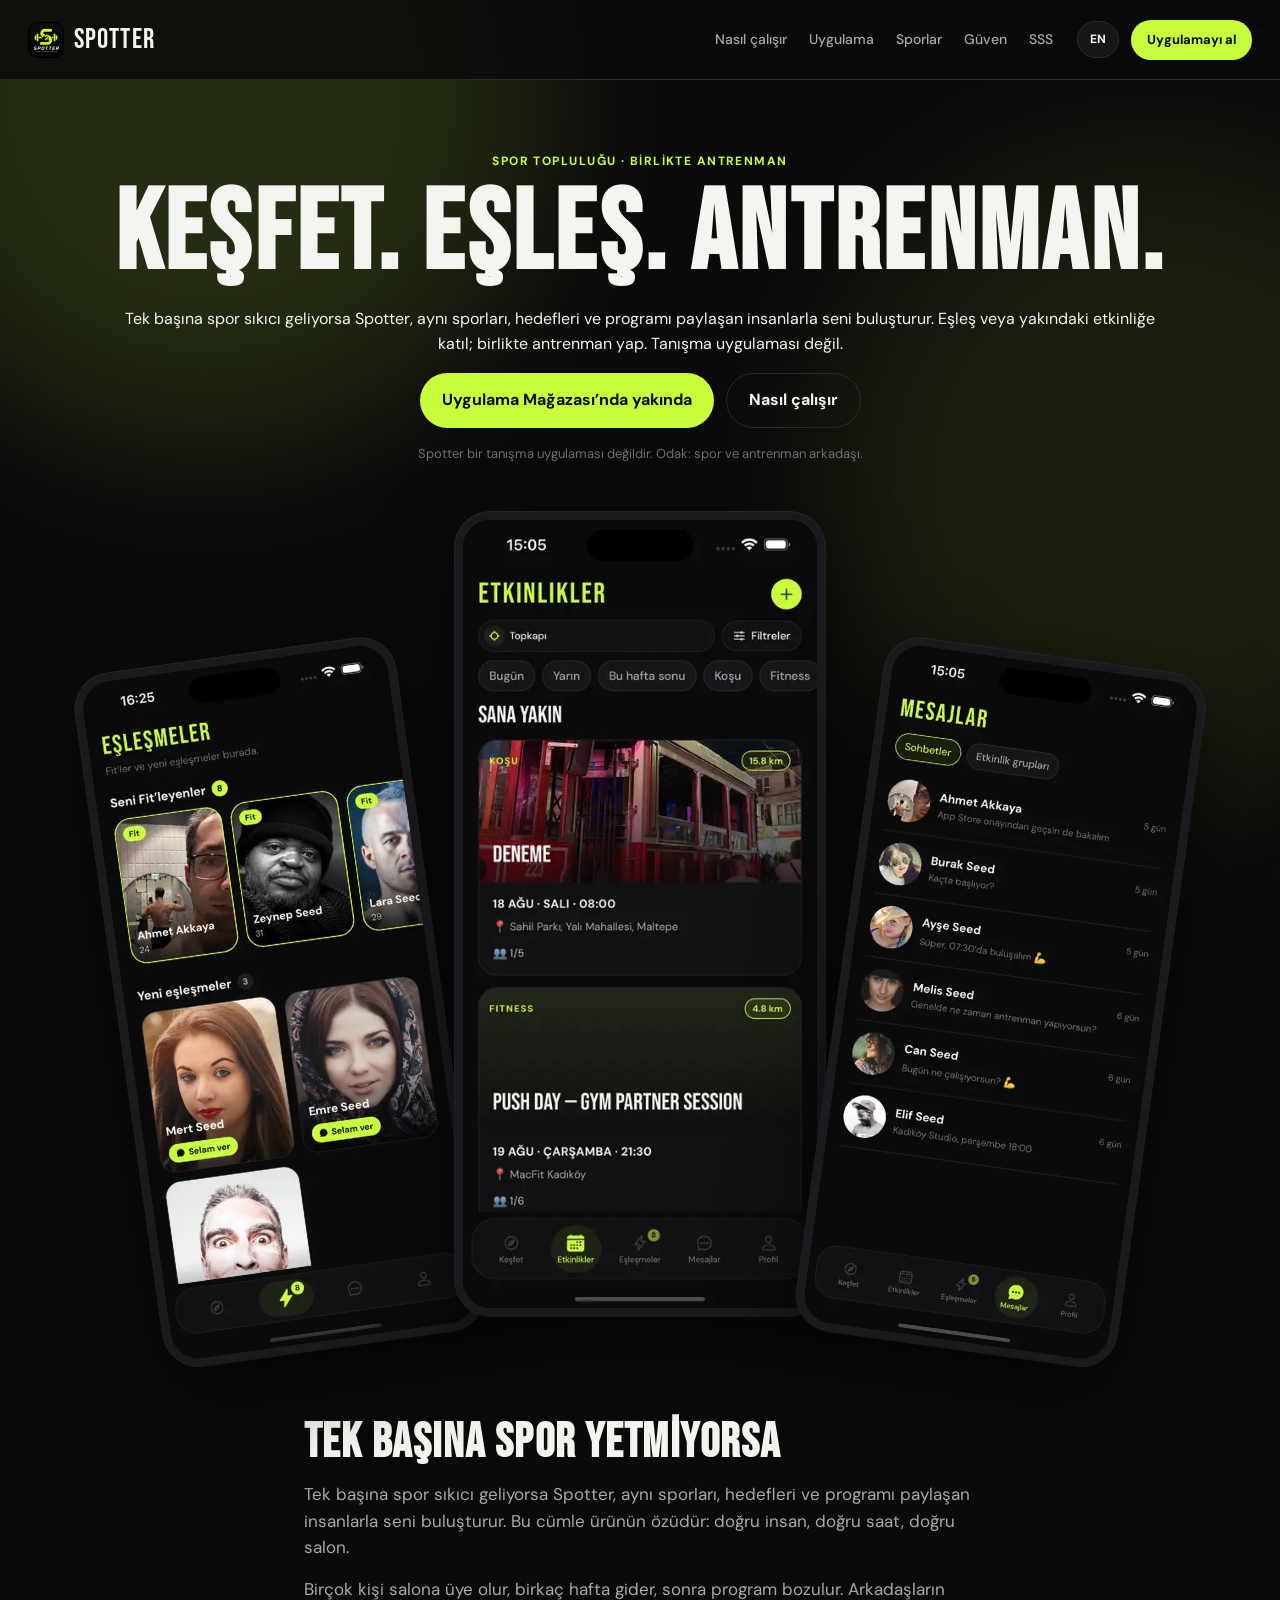
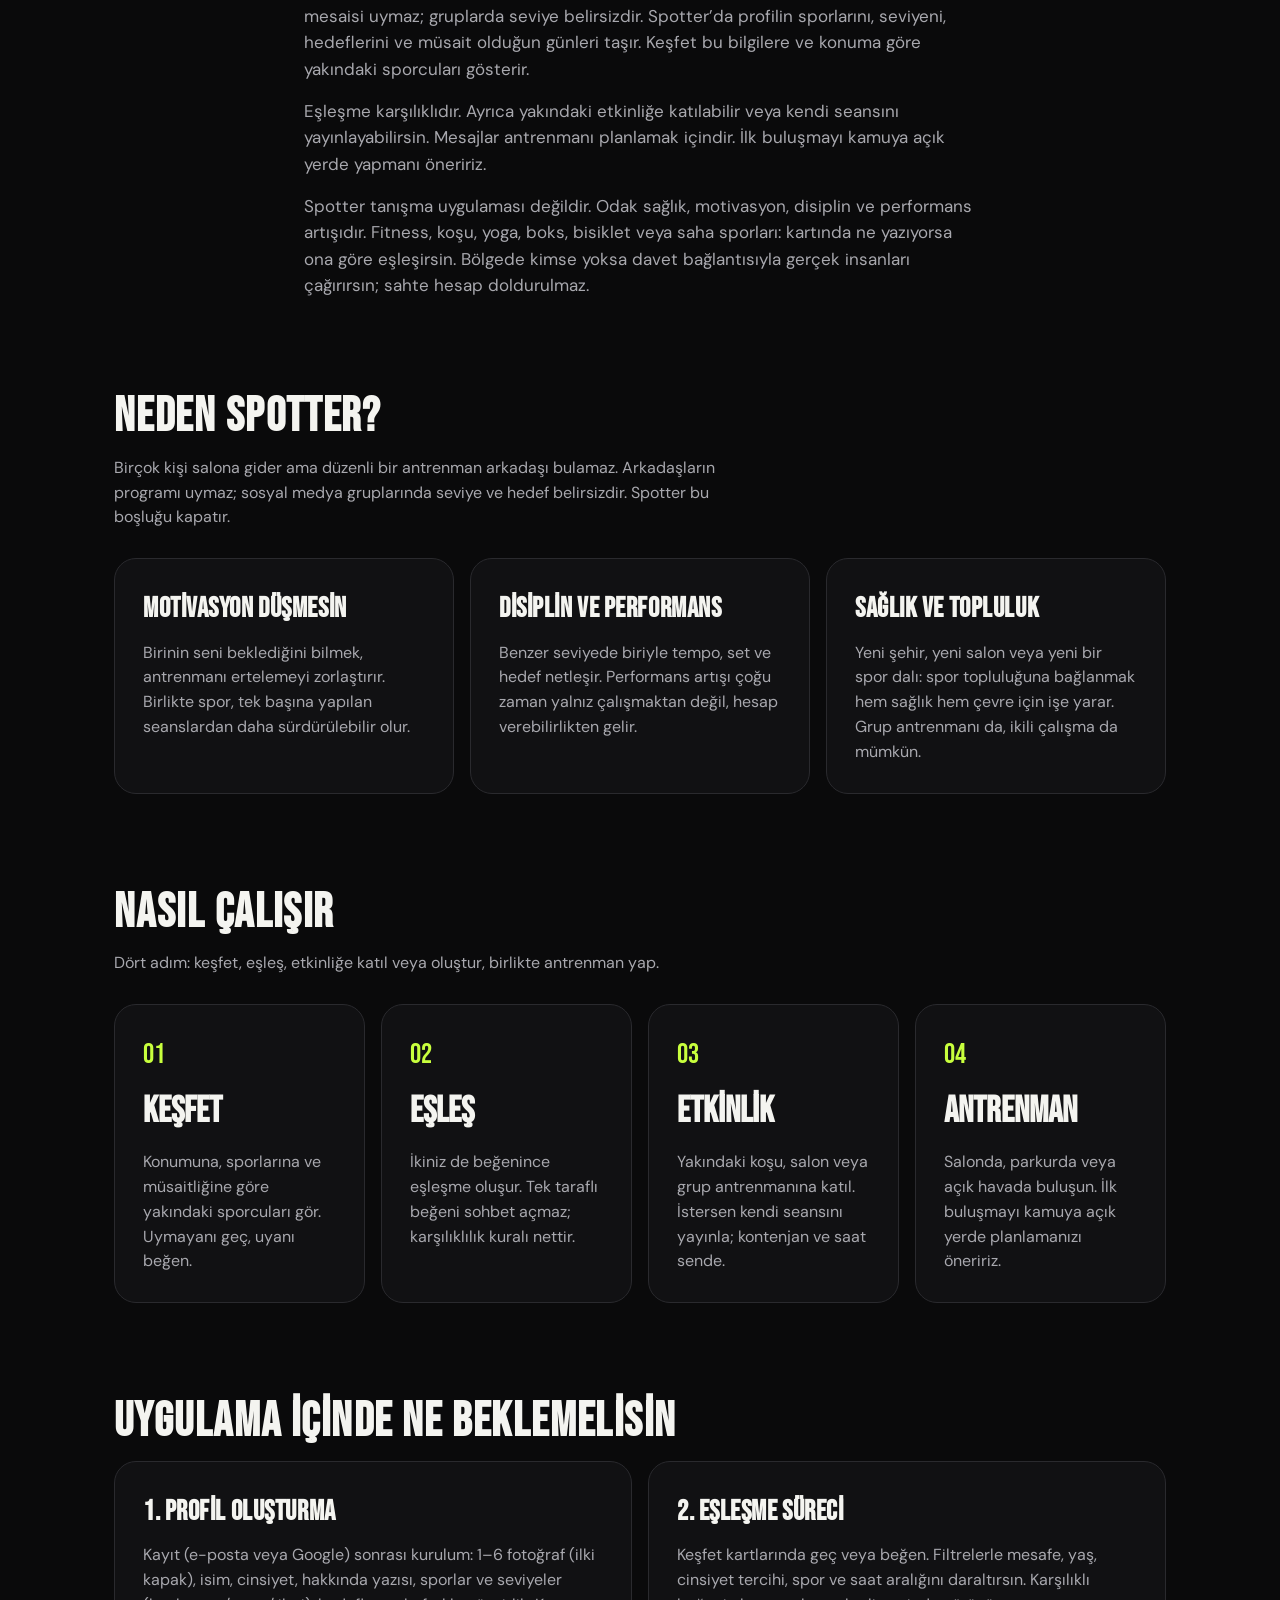
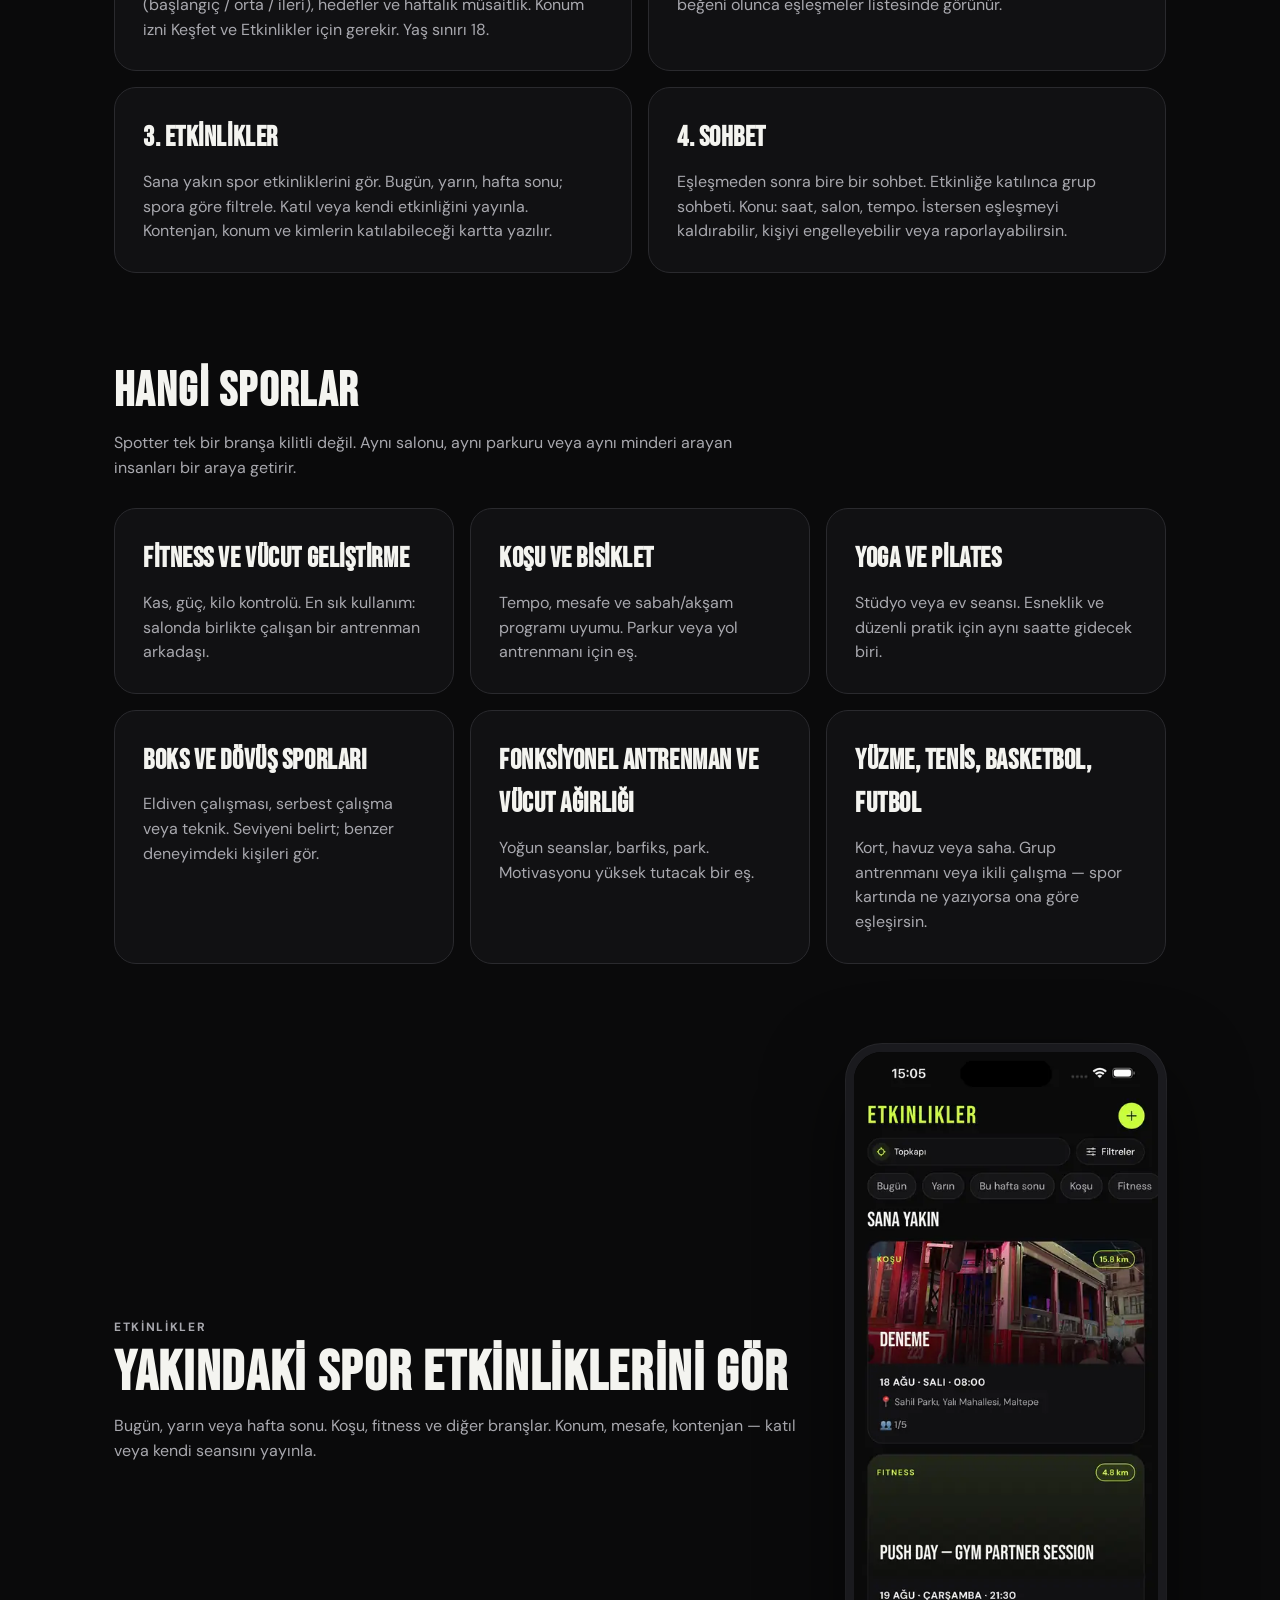
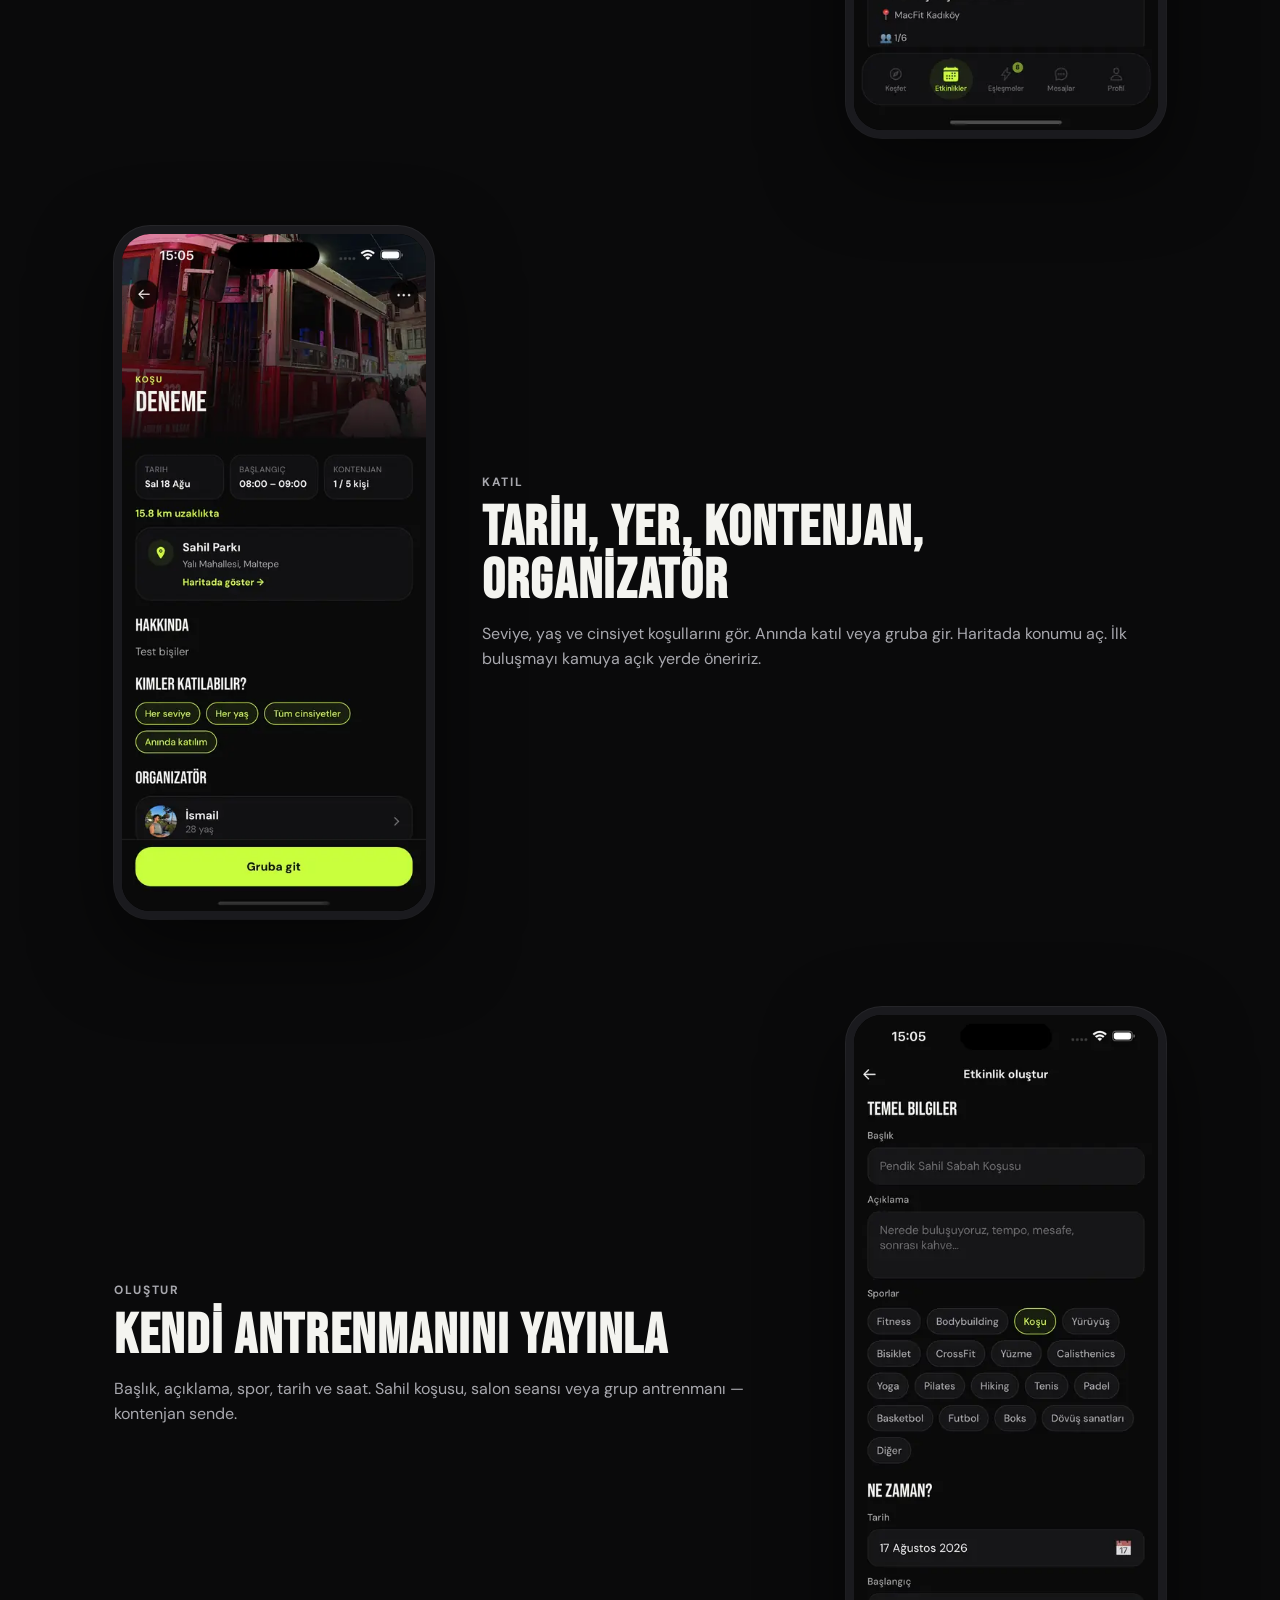
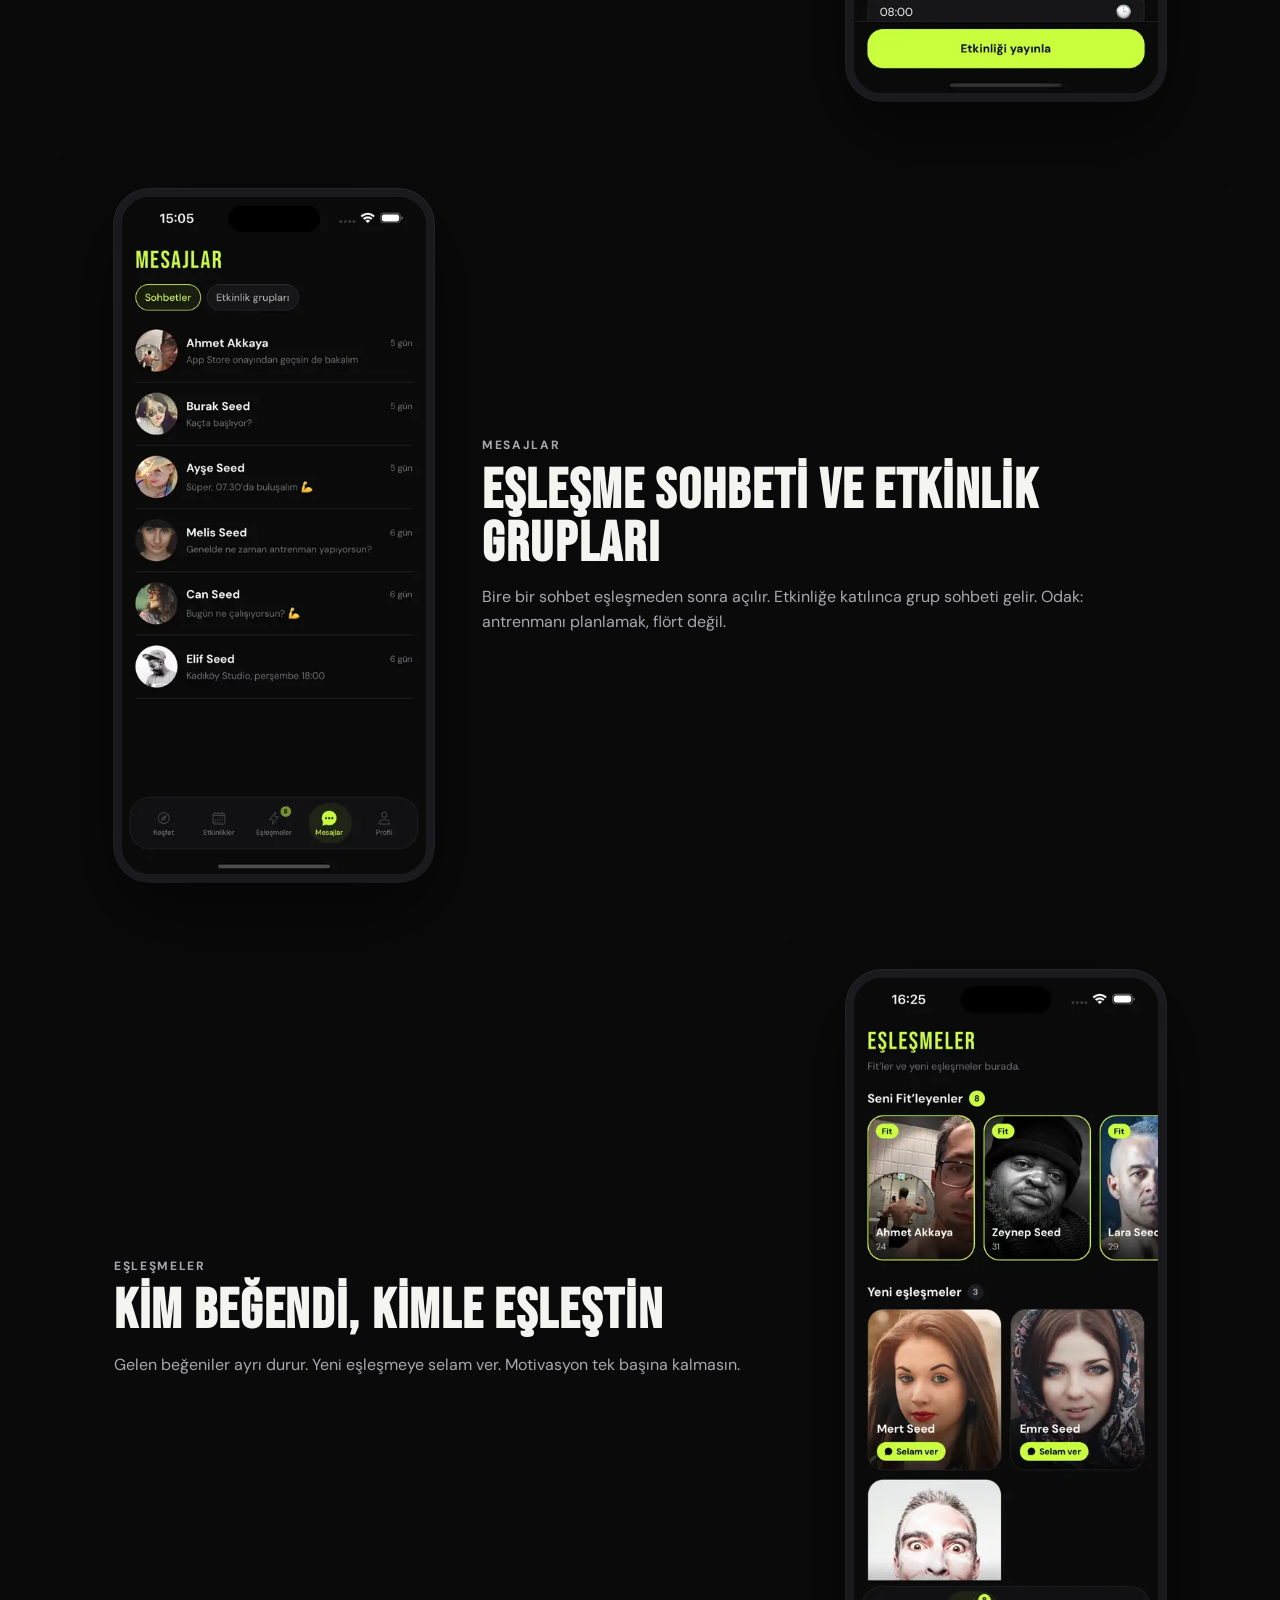
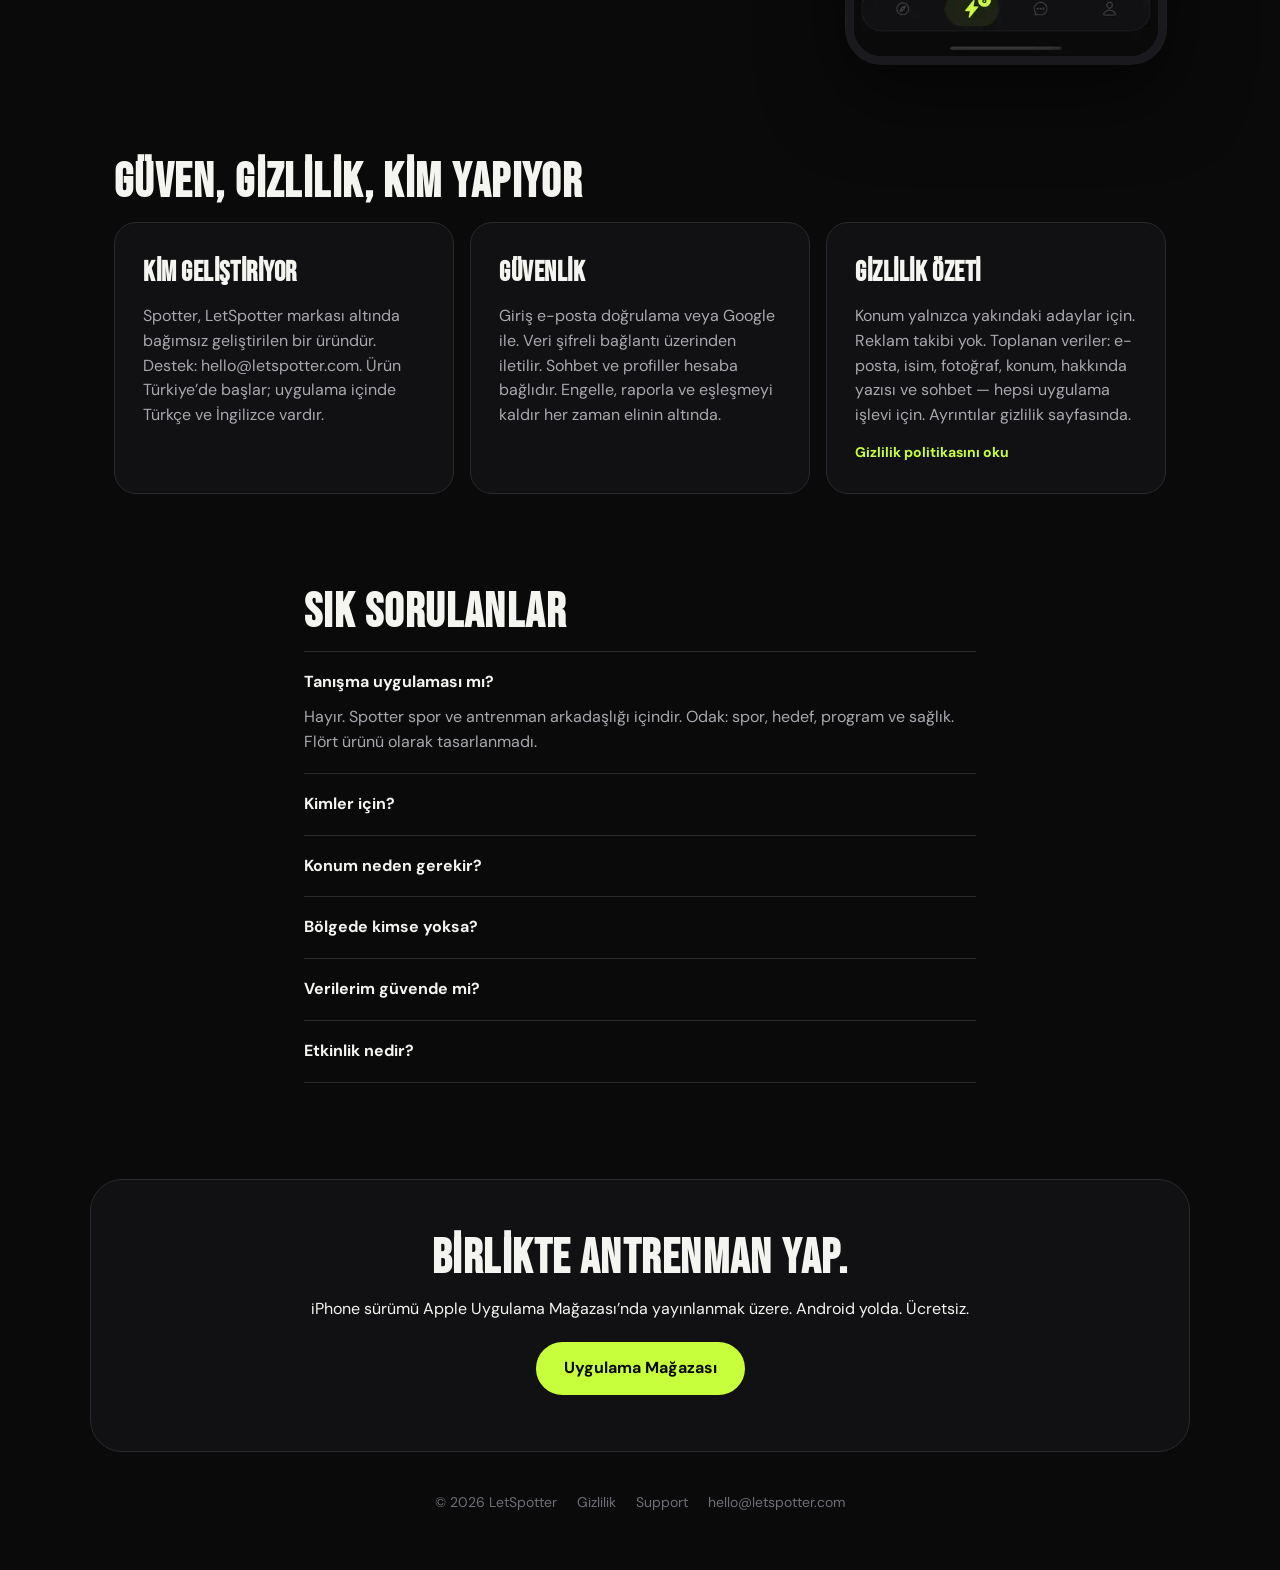
<file: index.html>
<!DOCTYPE html>
<html lang="tr">
 
<head>
  <meta charset="UTF-8" />
  <meta name="viewport" content="width=device-width, initial-scale=1" />
  <title>Spotter Uygulaması: Yakınında Antrenman Arkadaşı Bul</title>
  <meta name="description"
    content="Yakınındaki sporcularla eşleş veya etkinliğe katıl. Antrenman arkadaşı bul, grup sohbeti aç, birlikte spor yap. Spotter tanışma uygulaması değil." />
  <link rel="icon" href="assets/favicon.ico" sizes="any" />
  <link rel="icon" type="image/png" sizes="16x16" href="assets/favicon-16.png" />
  <link rel="icon" type="image/png" sizes="32x32" href="assets/favicon-32.png" />
  <link rel="icon" type="image/png" sizes="48x48" href="assets/favicon-48.png" />
  <link rel="apple-touch-icon" sizes="180x180" href="assets/apple-touch-icon.png" />
  <link rel="manifest" href="site.webmanifest" />
  <link rel="canonical" href="https://letspotter.com/" />
  <meta property="og:type" content="website" />
  <meta property="og:site_name" content="Spotter" />
  <meta property="og:locale" content="tr_TR" />
  <meta property="og:locale:alternate" content="en_US" />
  <meta property="og:url" content="https://letspotter.com/" />
  <meta property="og:title" content="Spotter Uygulaması: Yakınında Antrenman Arkadaşı Bul" />
  <meta property="og:description"
    content="Yakınındaki sporcularla eşleş veya etkinliğe katıl. Antrenman arkadaşı bul, grup sohbeti aç, birlikte spor yap. Spotter tanışma uygulaması değil." />
  <meta property="og:image" content="https://letspotter.com/assets/og.jpg" />
  <meta property="og:image:alt" content="Spotter etkinlikler ekranı" />
  <meta name="twitter:card" content="summary_large_image" />
  <meta name="twitter:title" content="Spotter Uygulaması: Yakınında Antrenman Arkadaşı Bul" />
  <meta name="twitter:description"
    content="Yakınındaki sporcularla eşleş veya etkinliğe katıl. Antrenman arkadaşı bul, grup sohbeti aç, birlikte spor yap. Spotter tanışma uygulaması değil." />
  <meta name="twitter:image" content="https://letspotter.com/assets/og.jpg" />
  <meta name="twitter:image:alt" content="Spotter etkinlikler ekranı" />
  <link rel="preload" as="image" type="image/webp" href="assets/events-430.webp" fetchpriority="high" />
  <link rel="preload" href="styles.css" as="style" />
  <link rel="preconnect" href="https://fonts.googleapis.com" />
  <link rel="preconnect" href="https://fonts.gstatic.com" crossorigin />
  <link
    href="https://fonts.googleapis.com/css2?family=Bebas+Neue&family=DM+Sans:wght@400;700&display=optional"
    rel="stylesheet"
  />
  <style>
    html { background: #0a0a0b; }
    body { margin: 0; background: #0a0a0b; color: #f4f4f0; }
    .nav { min-height: 72px; }
    .phone { aspect-ratio: 430 / 932; background: #000; }
    h1 {
      font-family: "Bebas Neue", "Arial Narrow", Impact, sans-serif;
      font-size: clamp(56px, 10vw, 112px);
      line-height: 0.95;
      margin: 12px 0 18px;
    }
  </style>
  <link rel="stylesheet" href="styles.css" />
  <script>
    (function () {
      var l = localStorage.getItem("spotter-lang");
      if (l === "en" || l === "tr") document.documentElement.lang = l;
    })();
  </script>
  <script src="i18n.js" defer></script>
  <script type="application/ld+json" id="schema-graph">
      {
        "@context": "https://schema.org",
        "@graph": [
          {
            "@type": "Organization",
            "@id": "https://letspotter.com/#org",
            "name": "LetSpotter",
            "url": "https://letspotter.com",
            "email": "hello@letspotter.com",
            "logo": "https://letspotter.com/assets/icon-192.png"
          },
          {
            "@type": "WebSite",
            "@id": "https://letspotter.com/#website",
            "url": "https://letspotter.com/",
            "name": "Spotter",
            "inLanguage": ["tr", "en"],
            "publisher": { "@id": "https://letspotter.com/#org" }
          },
          {
            "@type": "WebPage",
            "@id": "https://letspotter.com/#webpage",
            "url": "https://letspotter.com/",
            "name": "Spotter Uygulaması: Yakınında Antrenman Arkadaşı Bul",
            "description": "Yakınındaki sporcularla eşleş, spor ve programına uygun antrenman arkadaşı bul. Birlikte spor yap, motivasyonunu koru. Spotter tanışma uygulaması değil.",
            "inLanguage": "tr",
            "isPartOf": { "@id": "https://letspotter.com/#website" },
            "about": { "@id": "https://letspotter.com/#app" }
          },
          {
            "@type": "MobileApplication",
            "@id": "https://letspotter.com/#app",
            "name": "Spotter",
            "alternateName": "Spotter Fitness",
            "operatingSystem": "iOS",
            "applicationCategory": "HealthApplication",
            "applicationSubCategory": "SocialNetworkingApplication",
            "offers": {
              "@type": "Offer",
              "price": "0",
              "priceCurrency": "USD"
            },
            "inLanguage": ["tr", "en"],
            "description": "Yakınındaki sporcularla spor, hedef ve programa göre eşleş; antrenman arkadaşı bul ve birlikte spor yap.",
            "url": "https://letspotter.com",
            "image": "https://letspotter.com/assets/icon-192.png",
            "screenshot": [
              "https://letspotter.com/assets/events-860.webp",
              "https://letspotter.com/assets/event-detail-860.webp",
              "https://letspotter.com/assets/messages-860.webp",
              "https://letspotter.com/assets/matches-860.webp"
            ],
            "featureList": [
              "Yakındaki sporcuları keşfet",
              "Spor, hedef ve program eşleşmesi",
              "Yakındaki spor etkinliklerine katıl veya oluştur",
              "Etkinlik grup sohbeti",
              "Karşılıklı beğeniden sonra sohbet"
            ],
            "publisher": { "@id": "https://letspotter.com/#org" }
          },
          {
            "@type": "FAQPage",
            "@id": "https://letspotter.com/#faq",
            "inLanguage": "tr",
            "mainEntity": [
              {
                "@type": "Question",
                "name": "Tanışma uygulaması mı?",
                "acceptedAnswer": {
                  "@type": "Answer",
                  "text": "Hayır. Spotter spor ve antrenman arkadaşlığı içindir. Odak: spor, hedef, program ve sağlık."
                }
              },
              {
                "@type": "Question",
                "name": "Kimler için?",
                "acceptedAnswer": {
                  "@type": "Answer",
                  "text": "18 yaşını doldurmuş, aktif spor yapan veya spora başlamak isteyen yetişkinler."
                }
              },
              {
                "@type": "Question",
                "name": "Konum neden gerekir?",
                "acceptedAnswer": {
                  "@type": "Answer",
                  "text": "Keşfet yakındaki adayları gösterir; birlikte antrenman fiziksel yakınlık ister. Konum reklam için kullanılmaz."
                }
              },
              {
                "@type": "Question",
                "name": "Bölgede kimse yoksa?",
                "acceptedAnswer": {
                  "@type": "Answer",
                  "text": "Davet bağlantısıyla arkadaşlarını çağırabilirsin. Yoğunluk gerçek kullanıcılardan gelir."
                }
              },
              {
                "@type": "Question",
                "name": "Verilerim güvende mi?",
                "acceptedAnswer": {
                  "@type": "Answer",
                  "text": "Hesap, profil ve sohbet verisi uygulama sunucularında tutulur. Üçüncü taraf reklam ağı yok."
                }
              }
            ]
          }
        ]
      }
    </script>
</head>

<body>
  <div class="glow glow-a" aria-hidden="true"></div>
  <div class="glow glow-b" aria-hidden="true"></div>

  <header class="nav">
    <a class="brand" href="#top">
      <img src="assets/logo-72.png" alt="Spotter" width="36" height="36" />
      <span>SPOTTER</span>
    </a>
    <nav>
      <a href="#how" data-i="nav.how">Nasıl çalışır</a>
      <a href="#app" data-i="nav.app">Uygulama</a>
      <a href="#sports" data-i="nav.sports">Sporlar</a>
      <a href="#trust" data-i="nav.trust">Güven</a>
      <a href="#faq" data-i="nav.faq">SSS</a>
    </nav>
    <div class="nav-end">
      <button class="lang" type="button" id="lang-toggle" data-i-aria="lang.aria" aria-label="Dil">
        EN
      </button>
      <a class="btn btn-sm" href="#download" data-i="nav.cta">Uygulamayı al</a>
    </div>
  </header>

  <main id="top">
    <section class="hero">
      <p class="eyebrow" data-i="hero.eyebrow">Fitness topluluğu · sosyal spor</p>
      <h1 data-i="hero.title">Keşfet. Eşleş. Antrenman yap.</h1>
      <p class="lede" data-i="hero.lede">
        Tek başına spor sıkıcı geliyorsa Spotter, aynı sporları, hedefleri ve
        programı paylaşan insanlarla seni buluşturur. Eşleş veya yakındaki
        etkinliğe katıl; birlikte antrenman yap. Tanışma uygulaması değil.
      </p>
      <div class="hero-actions">
        <a class="btn" href="#download" data-i="hero.cta">App Store’da yakında</a>
        <a class="btn btn-ghost" href="#how" data-i="hero.secondary">Nasıl çalışır</a>
      </div>
      <p class="not-dating" data-i="hero.notDating">
        Spotter bir dating uygulaması değildir. Odak: fitness ve antrenman partneri.
      </p>

      <div class="phones">
        <figure class="phone phone-left">
          <img
            src="assets/matches-430.webp"
            srcset="assets/matches-430.webp 430w, assets/matches-860.webp 860w"
            sizes="(max-width: 860px) 0px, 280px"
            alt=""
            width="430"
            height="932"
            loading="lazy"
            decoding="async"
          />
        </figure>
        <figure class="phone phone-center">
          <img
            src="assets/events-430.webp"
            srcset="assets/events-430.webp 430w, assets/events-860.webp 860w"
            sizes="(max-width: 860px) 280px, 360px"
            alt=""
            width="430"
            height="932"
            fetchpriority="high"
            decoding="async"
          />
        </figure>
        <figure class="phone phone-right">
          <img
            src="assets/messages-430.webp"
            srcset="assets/messages-430.webp 430w, assets/messages-860.webp 860w"
            sizes="(max-width: 860px) 0px, 280px"
            alt=""
            width="430"
            height="932"
            loading="lazy"
            decoding="async"
          />
        </figure>
      </div>
    </section>

    <section class="story" id="about">
      <h2 data-i="story.title">Tek başına spor yetmiyorsa</h2>
      <p data-i="story.p1">
        Tek başına spor sıkıcı geliyorsa Spotter, aynı sporları, hedefleri ve
        programı paylaşan insanlarla seni buluşturur. Bu cümle ürünün özüdür:
        doğru insan, doğru saat, doğru salon.
      </p>
      <p data-i="story.p2">
        Birçok kişi salona üye olur, birkaç hafta gider, sonra program bozulur.
        Arkadaşların mesaisi uymaz; gruplarda seviye belirsizdir. Spotter’da
        profilin sporlarını, seviyeni, hedeflerini ve müsait olduğun günleri
        taşır. Keşfet bu bilgilere ve konuma göre yakındaki sporcuları gösterir.
      </p>
      <p data-i="story.p3">
        Eşleşme karşılıklıdır. Birini beğenirsin; o da seni beğenirse sohbet
        açılır. Mesajlar antrenmanı planlamak içindir: nerede, kaçta, hangi
        tempo. İlk buluşmayı kamuya açık bir yerde yapmanı öneririz. İstemezsen
        eşleşmeyi kaldırabilir, kişiyi engelleyebilir veya raporlayabilirsin.
      </p>
      <p data-i="story.p4">
        Spotter tanışma uygulaması değildir. Odak sağlık, motivasyon, disiplin
        ve performans artışıdır. Fitness, koşu, yoga, boks, bisiklet veya saha
        sporları: kartında ne yazıyorsa ona göre eşleşirsin. Bölgede kimse yoksa
        davet bağlantısıyla gerçek insanları çağırırsın; sahte hesap doldurulmaz.
      </p>
    </section>

    <section class="problem">
      <h2 data-i="problem.title">Neden Spotter?</h2>
      <p class="section-lede" data-i="problem.lede">
        Birçok kişi salona gider ama düzenli bir partner bulamaz. Arkadaşların
        programı uymaz; sosyal medya gruplarında seviye ve hedef belirsizdir.
        Spotter bu boşluğu kapatır.
      </p>
      <div class="card-grid">
        <article>
          <h3 data-i="problem.p1.title">Motivasyon düşmesin</h3>
          <p data-i="problem.p1.body">
            Birinin seni beklediğini bilmek, antrenmanı ertelemeyi zorlaştırır.
            Sosyal spor, tek başına yapılan seanslardan daha sürdürülebilir
            olur.
          </p>
        </article>
        <article>
          <h3 data-i="problem.p2.title">Disiplin ve performans</h3>
          <p data-i="problem.p2.body">
            Benzer seviyede bir partnerle tempo, set ve hedef netleşir.
            Performans artışı çoğu zaman yalnız çalışmaktan değil, hesap
            verebilirlikten gelir.
          </p>
        </article>
        <article>
          <h3 data-i="problem.p3.title">Sağlık ve topluluk</h3>
          <p data-i="problem.p3.body">
            Yeni şehir, yeni salon veya yeni bir spor dalı: fitness
            topluluğuna bağlanmak, hem sağlık hem sosyal çevre için işe yarar.
            Grup antrenmanı da, ikili çalışma da mümkün.
          </p>
        </article>
      </div>
    </section>

    <section class="steps" id="how">
      <h2 data-i="how.title">Nasıl çalışır</h2>
      <p class="section-lede" data-i="how.lede">
        Dört adım: keşfet, eşleş, etkinliğe katıl veya oluştur, birlikte antrenman yap.
      </p>
      <div class="step-grid">
        <article>
          <span>01</span>
          <h3 data-i="how.find.title">Keşfet</h3>
          <p data-i="how.find.body">
            Konumuna, sporlarına ve müsaitliğine göre yakındaki sporcuları gör. Uymayanı geç, uyanı beğen.
          </p>
        </article>
        <article>
          <span>02</span>
          <h3 data-i="how.match.title">Eşleş</h3>
          <p data-i="how.match.body">
            İkiniz de beğenince eşleşme oluşur. Tek taraflı beğeni sohbet açmaz.
          </p>
        </article>
        <article>
          <span>03</span>
          <h3 data-i="how.events.title">Etkinlik</h3>
          <p data-i="how.events.body">
            Yakındaki koşu, salon veya grup antrenmanına katıl ya da kendin oluştur.
          </p>
        </article>
        <article>
          <span>04</span>
          <h3 data-i="how.train.title">Antrenman</h3>
          <p data-i="how.train.body">
            Salonda, parkurda veya açık havada buluşun. İlk buluşmayı kamuya açık yerde planlayın.
          </p>
        </article>
      </div>
    </section>

    <section class="journey" id="journey">
      <h2 data-i="journey.title">Uygulama içinde ne beklemelisin</h2>
      <div class="journey-grid">
        <article>
          <h3 data-i="journey.profile.title">1. Profil oluşturma</h3>
          <p data-i="journey.profile.body">
            Kayıt (e-posta veya Google) sonrası onboarding: 1–6 fotoğraf
            (ilki kapak), isim, cinsiyet, bio, sporlar ve seviyeler
            (başlangıç / orta / ileri), hedefler ve haftalık müsaitlik.
            Konum izni Keşfet için gerekir. Yaş sınırı 18.
          </p>
        </article>
        <article>
          <h3 data-i="journey.match.title">2. Eşleşme süreci</h3>
          <p data-i="journey.match.body">
            Keşfet kartlarında Pass veya Fit. Filtrelerle mesafe, yaş,
            cinsiyet tercihi, spor ve saat aralığını daraltırsın. Biri seni
            Fit’lediğinde bildirim alırsın. Karşılıklı Fit olunca eşleşmeler
            listesinde görünür; henüz yazılmamış yeni eşleşmelere selam
            verebilirsin.
          </p>
        </article>
        <article>
          <h3 data-i="journey.events.title">3. Etkinlikler</h3>
          <p data-i="journey.events.body">
            Yakındaki spor etkinliklerini gör, filtrele, katıl veya kendi koşunu / salon seansını yayınla. Kontenjan, tarih, konum ve kimlerin katılabileceği net.
          </p>
        </article>
        <article>
          <h3 data-i="journey.chat.title">4. Sohbet</h3>
          <p data-i="journey.chat.body">
            Eşleşmeden sonra bire bir sohbet; etkinliğe katılınca grup sohbeti. Konu: saat, salon, tempo. İstersen eşleşmeyi kaldır, kişiyi engelle veya raporla.
          </p>
        </article>
      </div>
    </section>

    <section class="sports" id="sports">
      <h2 data-i="sports.title">Hangi sporlar</h2>
      <p class="section-lede" data-i="sports.lede">
        Spotter tek bir branşa kilitli değil. Aynı salonu, aynı parkuru veya
        aynı minderi arayan insanları bir araya getirir.
      </p>
      <div class="sport-grid">
        <article>
          <h3 data-i="sports.fitness.title">Fitness &amp; vücut geliştirme</h3>
          <p data-i="sports.fitness.body">
            Kas, güç, kilo kontrolü. Spotter’ın klasik kullanımı: salonda
            birlikte çalışan bir partner.
          </p>
        </article>
        <article>
          <h3 data-i="sports.running.title">Koşu &amp; bisiklet</h3>
          <p data-i="sports.running.body">
            Tempo, mesafe ve sabah/akşam programı uyumu. Parkur veya yol
            antrenmanı için eş.
          </p>
        </article>
        <article>
          <h3 data-i="sports.yoga.title">Yoga &amp; pilates</h3>
          <p data-i="sports.yoga.body">
            Stüdyo veya ev seansı. Esneklik ve düzenli pratik için aynı
            saatte gidecek biri.
          </p>
        </article>
        <article>
          <h3 data-i="sports.combat.title">Boks &amp; dövüş sporları</h3>
          <p data-i="sports.combat.body">
            Pad work, sparring veya teknik. Seviyeni belirt; benzer
            deneyimdeki partnerleri gör.
          </p>
        </article>
        <article>
          <h3 data-i="sports.func.title">CrossFit &amp; calisthenics</h3>
          <p data-i="sports.func.body">
            WOD, barfiks, park. Yoğun seanslarda motivasyonu yüksek tutacak
            bir eş.
          </p>
        </article>
        <article>
          <h3 data-i="sports.team.title">Yüzme, tenis, basket, futbol</h3>
          <p data-i="sports.team.body">
            Kort, havuz veya saha. Grup antrenmanı veya ikili çalışma — spor
            kartında ne yazıyorsa ona göre eşleşirsin.
          </p>
        </article>
      </div>
    </section>

    <section class="features" id="app">
      <div class="feature">
        <div class="feature-copy">
          <p class="kicker" data-i="f1.kicker">Etkinlikler</p>
          <h2 data-i="f1.title">Yakındaki spor etkinliklerini gör</h2>
          <p data-i="f1.body">
            Bugün, yarın veya hafta sonu. Koşu, fitness ve diğer branşlar.
            Konum, mesafe, kontenjan — katıl veya kendi seansını yayınla.
          </p>
        </div>
        <figure class="phone">
          <img
            src="assets/events-430.webp"
            srcset="assets/events-430.webp 430w, assets/events-860.webp 860w"
            sizes="(max-width: 860px) 280px, 320px"
            data-i-alt="alt.events"
            alt="Spotter etkinlikler ekranı"
            width="430"
            height="932"
            loading="lazy"
            decoding="async"
          />
        </figure>
      </div>

      <div class="feature feature-flip">
        <div class="feature-copy">
          <p class="kicker" data-i="f2.kicker">Katıl</p>
          <h2 data-i="f2.title">Tarih, yer, kontenjan, organizatör</h2>
          <p data-i="f2.body">
            Seviye, yaş ve cinsiyet koşullarını gör. Anında katıl veya gruba
            gir. Haritada konumu aç. İlk buluşmayı kamuya açık yerde öneririz.
          </p>
        </div>
        <figure class="phone">
          <img
            src="assets/event-detail-430.webp"
            srcset="assets/event-detail-430.webp 430w, assets/event-detail-860.webp 860w"
            sizes="(max-width: 860px) 280px, 320px"
            data-i-alt="alt.eventDetail"
            alt="Spotter etkinlik detayı"
            width="430"
            height="932"
            loading="lazy"
            decoding="async"
          />
        </figure>
      </div>

      <div class="feature">
        <div class="feature-copy">
          <p class="kicker" data-i="f3.kicker">Oluştur</p>
          <h2 data-i="f3.title">Kendi antrenmanını yayınla</h2>
          <p data-i="f3.body">
            Başlık, açıklama, spor, tarih ve saat. Sahil koşusu, salon seansı
            veya grup antrenmanı — kontenjan sende.
          </p>
        </div>
        <figure class="phone">
          <img
            src="assets/event-create-430.webp"
            srcset="assets/event-create-430.webp 430w, assets/event-create-860.webp 860w"
            sizes="(max-width: 860px) 280px, 320px"
            data-i-alt="alt.eventCreate"
            alt="Spotter etkinlik oluşturma"
            width="430"
            height="932"
            loading="lazy"
            decoding="async"
          />
        </figure>
      </div>

      <div class="feature feature-flip">
        <div class="feature-copy">
          <p class="kicker" data-i="f4.kicker">Mesajlar</p>
          <h2 data-i="f4.title">Eşleşme sohbeti ve etkinlik grupları</h2>
          <p data-i="f4.body">
            Bire bir sohbet eşleşmeden sonra açılır. Etkinliğe katılınca grup
            sohbeti gelir. Odak: antrenmanı planlamak.
          </p>
        </div>
        <figure class="phone">
          <img
            src="assets/messages-430.webp"
            srcset="assets/messages-430.webp 430w, assets/messages-860.webp 860w"
            sizes="(max-width: 860px) 280px, 320px"
            data-i-alt="alt.messages"
            alt="Spotter mesajlar ekranı"
            width="430"
            height="932"
            loading="lazy"
            decoding="async"
          />
        </figure>
      </div>

      <div class="feature">
        <div class="feature-copy">
          <p class="kicker" data-i="f5.kicker">Eşleşmeler</p>
          <h2 data-i="f5.title">Kim beğendi, kimle eşleştin</h2>
          <p data-i="f5.body">
            Gelen beğeniler ayrı durur. Yeni eşleşmeye selam ver. Motivasyon
            tek başına kalmasın.
          </p>
        </div>
        <figure class="phone">
          <img
            src="assets/matches-430.webp"
            srcset="assets/matches-430.webp 430w, assets/matches-860.webp 860w"
            sizes="(max-width: 860px) 280px, 320px"
            data-i-alt="alt.matches"
            alt="Spotter eşleşmeler ekranı"
            width="430"
            height="932"
            loading="lazy"
            decoding="async"
          />
        </figure>
      </div>
    </section>

    <section class="trust" id="trust">
      <h2 data-i="trust.title">Güven, gizlilik, kim yapıyor</h2>
      <div class="card-grid">
        <article>
          <h3 data-i="trust.team.title">Kim geliştiriyor</h3>
          <p data-i="trust.team.body">
            Spotter, LetSpotter markası altında bağımsız geliştirilen bir
            üründür (bundle: com.letspotter.app). Destek:
            hello@letspotter.com. Ürün Türkiye’de başlar; dil olarak Türkçe ve
            İngilizce sunulur.
          </p>
        </article>
        <article>
          <h3 data-i="trust.sec.title">Güvenlik</h3>
          <p data-i="trust.sec.body">
            Giriş e-posta doğrulama veya Google ile. Veri HTTPS üzerinden
            iletilir. Sohbet ve profiller hesaba bağlıdır. Engelle, raporla ve
            eşleşmeyi kaldır her zaman elinin altında.
          </p>
        </article>
        <article>
          <h3 data-i="trust.priv.title">Gizlilik özeti</h3>
          <p data-i="trust.priv.body">
            Konum yalnızca yakındaki adaylar için. Reklam takibi yok. Toplanan
            veriler: e-posta, isim, fotoğraf, konum, bio ve sohbet — hepsi
            uygulama işlevi için. Ayrıntılar gizlilik sayfasında.
          </p>
          <a class="text-link" href="privacy.html" data-i="trust.priv.link">Gizlilik politikasını oku</a>
        </article>
      </div>
    </section>

    <section class="faq" id="faq">
      <h2 data-i="faq.title">Sık sorulanlar</h2>
      <details open>
        <summary data-i="faq.q1">Dating uygulaması mı?</summary>
        <p data-i="faq.a1">
          Hayır. Spotter fitness ve antrenman arkadaşlığı içindir. Odak: spor,
          hedef, program ve sağlık. Flört ürünü olarak tasarlanmadı.
        </p>
      </details>
      <details>
        <summary data-i="faq.q2">Kimler için?</summary>
        <p data-i="faq.a2">
          18 yaşını doldurmuş, aktif spor yapan veya spora başlamak isteyen
          yetişkinler. Başlangıç seviyesinden ileri seviyeye kadar profiller
          seviyesini belirtir.
        </p>
      </details>
      <details>
        <summary data-i="faq.q3">Konum neden gerekir?</summary>
        <p data-i="faq.a3">
          Keşfet yakındaki adayları gösterir; birlikte antrenman fiziksel
          yakınlık ister. Konum reklam için kullanılmaz. İzni reddedersen
          Keşfet çalışmaz.
        </p>
      </details>
      <details>
        <summary data-i="faq.q4">Bölgede kimse yoksa?</summary>
        <p data-i="faq.a4">
          Davet bağlantısıyla arkadaşlarını çağırabilirsin. Yoğunluk gerçek
          kullanıcılardan gelir; sahte hesap doldurulmaz.
        </p>
      </details>
      <details>
        <summary data-i="faq.q5">Verilerim güvende mi?</summary>
        <p data-i="faq.a5">
          Hesap, profil ve sohbet verisi uygulama altyapısında (Supabase)
          tutulur. Üçüncü taraf reklam ağı yok. Ayrıntı için gizlilik
          politikasına bak.
        </p>
      </details>
      <details>
        <summary data-i="faq.q6">Etkinlik nedir?</summary>
        <p data-i="faq.a6">
          Yakındaki spor seansları: katıl veya kendin oluştur. Koşu, salon,
          grup antrenmanı. Katılınca grup sohbeti açılır.
        </p>
      </details>
    </section>

    <section class="download" id="download">
      <h2 data-i="dl.title">Birlikte antrenman yap.</h2>
      <p data-i="dl.body">
        iOS sürümü App Store’da yayınlanmak üzere. Android yolda. Ücretsiz.
      </p>
      <a class="store" href="https://apps.apple.com" rel="noopener noreferrer" data-i="dl.store">
        App Store
      </a>
    </section>
  </main>

  <footer>
    <span data-i="footer.copy">© 2026 LetSpotter</span>
    <a href="privacy.html" data-i="footer.privacy">Gizlilik</a>
    <a href="support.html">Support</a>
    <a href="mailto:hello@letspotter.com">hello@letspotter.com</a>
  </footer>
</body>

</html>
</file>
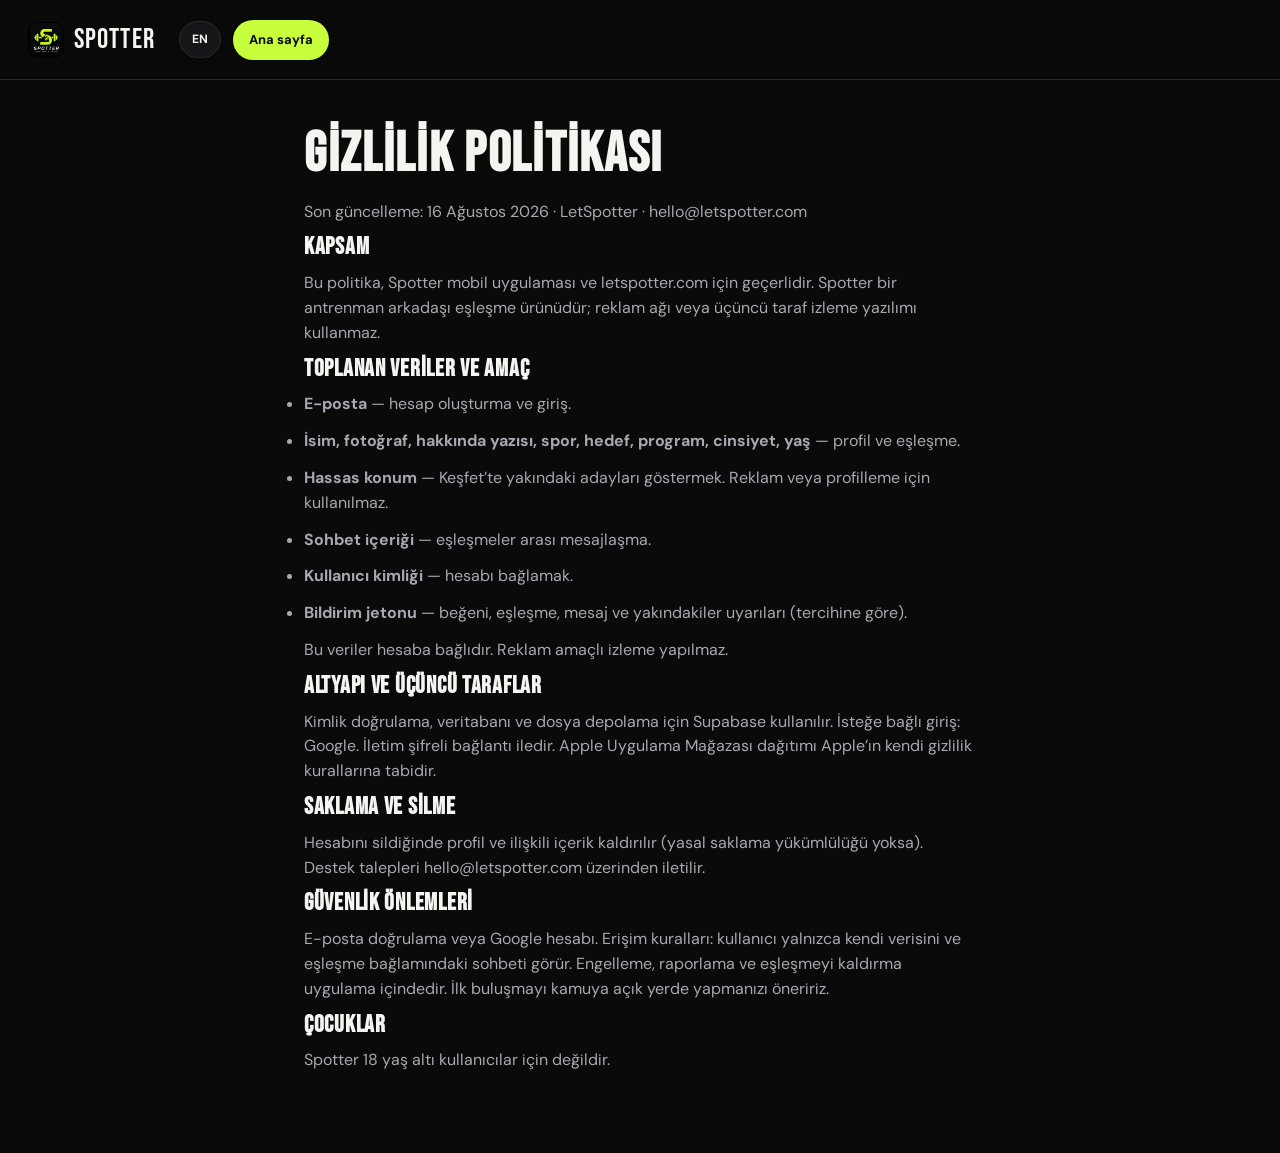
<file: privacy.html>
<!DOCTYPE html>
<html lang="tr">
  <head>
    <meta charset="UTF-8" />
    <meta name="viewport" content="width=device-width, initial-scale=1" />
    <title>Spotter Gizlilik Politikası: Toplanan Veriler ve Konum</title>
    <meta
      name="description"
      content="Spotter hangi verileri neden toplar, konumu nasıl kullanır ve reklam takibi yapmaz. Hesap, profil, sohbet, silme hakkı; üçüncü taraf reklam ağı yok."
    />
    <link rel="icon" href="assets/favicon.ico" sizes="any" />
    <link rel="icon" type="image/png" sizes="16x16" href="assets/favicon-16.png" />
    <link rel="icon" type="image/png" sizes="32x32" href="assets/favicon-32.png" />
    <link rel="icon" type="image/png" sizes="48x48" href="assets/favicon-48.png" />
    <link rel="apple-touch-icon" sizes="180x180" href="assets/apple-touch-icon.png" />
    <link rel="manifest" href="site.webmanifest" />
    <link rel="canonical" href="https://letspotter.com/privacy" />
    <meta property="og:type" content="website" />
    <meta property="og:site_name" content="Spotter" />
    <meta property="og:locale" content="tr_TR" />
    <meta property="og:locale:alternate" content="en_US" />
    <meta property="og:url" content="https://letspotter.com/privacy" />
    <meta
      property="og:title"
      content="Spotter Gizlilik Politikası: Toplanan Veriler ve Konum"
    />
    <meta
      property="og:description"
      content="Spotter hangi verileri neden toplar, konumu nasıl kullanır ve reklam takibi yapmaz. Hesap, profil, sohbet, silme hakkı; üçüncü taraf reklam ağı yok."
    />
    <meta
      property="og:image"
      content="https://letspotter.com/assets/icon.png"
    />
    <meta name="twitter:card" content="summary" />
    <meta
      name="twitter:title"
      content="Spotter Gizlilik Politikası: Toplanan Veriler ve Konum"
    />
    <meta
      name="twitter:description"
      content="Spotter hangi verileri neden toplar, konumu nasıl kullanır ve reklam takibi yapmaz. Hesap, profil, sohbet, silme hakkı; üçüncü taraf reklam ağı yok."
    />
    <meta
      name="twitter:image"
      content="https://letspotter.com/assets/icon.png"
    />
    <link rel="preconnect" href="https://fonts.googleapis.com" />
    <link rel="preconnect" href="https://fonts.gstatic.com" crossorigin />
    <link
      href="https://fonts.googleapis.com/css2?family=Bebas+Neue&family=DM+Sans:wght@400;500;700&display=swap"
      rel="stylesheet"
    />
    <link rel="stylesheet" href="styles.css" />
    <script type="application/ld+json" id="schema-graph">
      {
        "@context": "https://schema.org",
        "@graph": [
          {
            "@type": "Organization",
            "@id": "https://letspotter.com/#org",
            "name": "LetSpotter",
            "url": "https://letspotter.com",
            "email": "hello@letspotter.com",
            "logo": "https://letspotter.com/assets/icon.png"
          },
          {
            "@type": "WebPage",
            "@id": "https://letspotter.com/privacy#webpage",
            "url": "https://letspotter.com/privacy",
            "name": "Spotter Gizlilik Politikası: Toplanan Veriler ve Konum",
            "description": "Spotter hangi verileri neden toplar, konumu nasıl kullanır ve reklam takibi yapmaz.",
            "inLanguage": "tr",
            "isPartOf": { "@id": "https://letspotter.com/#website" }
          }
        ]
      }
    </script>
  </head>
  <body>
    <header class="nav">
      <a class="brand" href="index.html">
        <img src="assets/icon.png" alt="Spotter" width="36" height="36" />
        <span>SPOTTER</span>
      </a>
      <div class="nav-end">
        <button class="lang" type="button" id="lang-toggle" data-i-aria="lang.aria" aria-label="Dil">
          EN
        </button>
        <a class="btn btn-sm" href="index.html" data-i="footer.home">Ana sayfa</a>
      </div>
    </header>

    <article class="legal" data-lang="tr">
      <h1>Gizlilik politikası</h1>
      <p>Son güncelleme: 16 Ağustos 2026 · LetSpotter · hello@letspotter.com</p>

      <h2>Kapsam</h2>
      <p>
        Bu politika, Spotter mobil uygulaması ve letspotter.com için geçerlidir.
        Spotter bir antrenman arkadaşı eşleşme ürünüdür; reklam ağı veya üçüncü
        taraf izleme yazılımı kullanmaz.
      </p>

      <h2>Toplanan veriler ve amaç</h2>
      <ul>
        <li><strong>E-posta</strong> — hesap oluşturma ve giriş.</li>
        <li><strong>İsim, fotoğraf, hakkında yazısı, spor, hedef, program, cinsiyet, yaş</strong> — profil ve eşleşme.</li>
        <li><strong>Hassas konum</strong> — Keşfet’te yakındaki adayları göstermek. Reklam veya profilleme için kullanılmaz.</li>
        <li><strong>Sohbet içeriği</strong> — eşleşmeler arası mesajlaşma.</li>
        <li><strong>Kullanıcı kimliği</strong> — hesabı bağlamak.</li>
        <li><strong>Bildirim jetonu</strong> — beğeni, eşleşme, mesaj ve yakındakiler uyarıları (tercihine göre).</li>
      </ul>
      <p>Bu veriler hesaba bağlıdır. Reklam amaçlı izleme yapılmaz.</p>

      <h2>Altyapı ve üçüncü taraflar</h2>
      <p>
        Kimlik doğrulama, veritabanı ve dosya depolama için Supabase kullanılır.
        İsteğe bağlı giriş: Google. İletim şifreli bağlantı iledir. Apple
        Uygulama Mağazası dağıtımı Apple’ın kendi gizlilik kurallarına tabidir.
      </p>

      <h2>Saklama ve silme</h2>
      <p>
        Hesabını sildiğinde profil ve ilişkili içerik kaldırılır (yasal saklama
        yükümlülüğü yoksa). Destek talepleri hello@letspotter.com üzerinden
        iletilir.
      </p>

      <h2>Güvenlik önlemleri</h2>
      <p>
        E-posta doğrulama veya Google hesabı. Erişim kuralları: kullanıcı
        yalnızca kendi verisini ve eşleşme bağlamındaki sohbeti görür.
        Engelleme, raporlama ve eşleşmeyi kaldırma uygulama içindedir. İlk
        buluşmayı kamuya açık yerde yapmanızı öneririz.
      </p>

      <h2>Çocuklar</h2>
      <p>Spotter 18 yaş altı kullanıcılar için değildir.</p>
    </article>

    <article class="legal" data-lang="en" hidden>
      <h1>Privacy policy</h1>
      <p>Last updated: 16 August 2026 · LetSpotter · hello@letspotter.com</p>

      <h2>Scope</h2>
      <p>
        This policy covers the Spotter mobile app and letspotter.com. Spotter
        is a workout-partner matching product. It does not use ad networks or
        third-party tracking software.
      </p>

      <h2>Data we collect and why</h2>
      <ul>
        <li><strong>Email</strong> — account and sign-in.</li>
        <li><strong>Name, photos, about text, sports, goals, schedule, gender, age</strong> — profile and matching.</li>
        <li><strong>Precise location</strong> — to show nearby people in Discover. Not used for ads or profiling.</li>
        <li><strong>Chat content</strong> — messages between matches.</li>
        <li><strong>User ID</strong> — to attach the account.</li>
        <li><strong>Notification token</strong> — like, match, message, and nearby alerts (per your preferences).</li>
      </ul>
      <p>This data is linked to the account. There is no advertising tracking.</p>

      <h2>Infrastructure and third parties</h2>
      <p>
        Authentication, database, and file storage use Supabase. Optional
        sign-in: Google. Transit is encrypted. App Store distribution follows
        Apple’s privacy rules.
      </p>

      <h2>Retention and deletion</h2>
      <p>
        When you delete your account, the profile and related content are
        removed unless we must keep records by law. Support:
        hello@letspotter.com.
      </p>

      <h2>Safety</h2>
      <p>
        Email verification or a Google account. Access rules: you only see
        your own data and chat in a match. Block, report, and unmatch are in
        the app. We suggest public places for the first meetup.
      </p>

      <h2>Children</h2>
      <p>Spotter is not for users under 18.</p>
    </article>

    <script src="i18n.js"></script>
  </body>
</html>
</file>
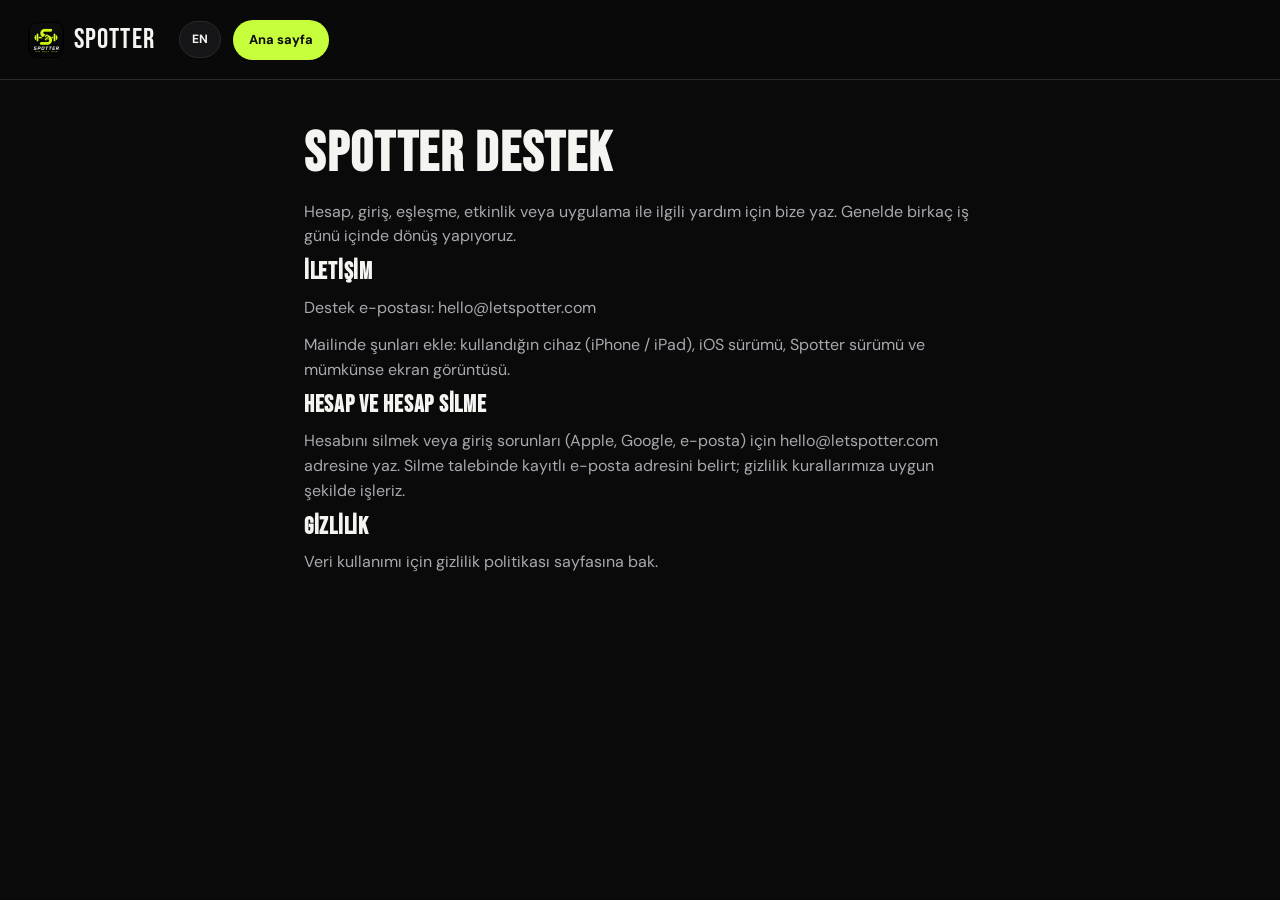
<file: support.html>
<!DOCTYPE html>
<html lang="tr">
  <head>
    <meta charset="UTF-8" />
    <meta name="viewport" content="width=device-width, initial-scale=1" />
    <title>Spotter Support</title>
    <meta
      name="description"
      content="Spotter destek: hesap, giriş, hesap silme ve gizlilik için bize yazın."
    />
    <link rel="icon" href="assets/favicon.ico" sizes="any" />
    <link rel="icon" type="image/png" sizes="32x32" href="assets/favicon-32.png" />
    <link rel="apple-touch-icon" sizes="180x180" href="assets/apple-touch-icon.png" />
    <link rel="canonical" href="https://letspotter.com/support" />
    <meta property="og:type" content="website" />
    <meta property="og:url" content="https://letspotter.com/support" />
    <meta property="og:title" content="Spotter Support" />
    <meta property="og:description" content="Get help with Spotter account, sign-in, and privacy." />
    <link rel="preconnect" href="https://fonts.googleapis.com" />
    <link rel="preconnect" href="https://fonts.gstatic.com" crossorigin />
    <link
      href="https://fonts.googleapis.com/css2?family=Bebas+Neue&family=DM+Sans:wght@400;500;700&display=swap"
      rel="stylesheet"
    />
    <link rel="stylesheet" href="styles.css" />
  </head>
  <body>
    <header class="nav">
      <a class="brand" href="index.html">
        <img src="assets/logo-72.png" alt="Spotter" width="36" height="36" />
        <span>SPOTTER</span>
      </a>
      <div class="nav-end">
        <button class="lang" type="button" id="lang-toggle" data-i-aria="lang.aria" aria-label="Dil">
          EN
        </button>
        <a class="btn btn-sm" href="index.html" data-i="footer.home">Ana sayfa</a>
      </div>
    </header>

    <article class="legal" data-lang="tr">
      <h1>Spotter Destek</h1>
      <p>
        Hesap, giriş, eşleşme, etkinlik veya uygulama ile ilgili yardım için
        bize yaz. Genelde birkaç iş günü içinde dönüş yapıyoruz.
      </p>

      <h2>İletişim</h2>
      <p>
        Destek e-postası:
        <a href="mailto:hello@letspotter.com">hello@letspotter.com</a>
      </p>
      <p>
        Mailinde şunları ekle: kullandığın cihaz (iPhone / iPad), iOS sürümü,
        Spotter sürümü ve mümkünse ekran görüntüsü.
      </p>

      <h2>Hesap ve hesap silme</h2>
      <p>
        Hesabını silmek veya giriş sorunları (Apple, Google, e-posta) için
        hello@letspotter.com adresine yaz. Silme talebinde kayıtlı e-posta
        adresini belirt; gizlilik kurallarımıza uygun şekilde işleriz.
      </p>

      <h2>Gizlilik</h2>
      <p>
        Veri kullanımı için
        <a href="privacy.html">gizlilik politikası</a> sayfasına bak.
      </p>
    </article>

    <article class="legal" data-lang="en" hidden>
      <h1>Spotter Support</h1>
      <p>
        Need help with your account, sign-in, matching, events, or the app?
        Email us — we usually reply within a few business days.
      </p>

      <h2>Contact</h2>
      <p>
        Support email:
        <a href="mailto:hello@letspotter.com">hello@letspotter.com</a>
      </p>
      <p>
        Include your device (iPhone / iPad), iOS version, Spotter version, and a
        screenshot when possible.
      </p>

      <h2>Account and account deletion</h2>
      <p>
        To delete your account or fix sign-in issues (Apple, Google, email),
        write to hello@letspotter.com. Include the email on your account. We
        handle deletion requests under our privacy policy.
      </p>

      <h2>Privacy</h2>
      <p>
        See our <a href="privacy.html">privacy policy</a> for how we use data.
      </p>
    </article>

    <script src="i18n.js"></script>
  </body>
</html>
</file>
<file: styles.css>
:root {
  --bg: #0a0a0b;
  --elevated: #111113;
  --surface: #161618;
  --border: #2a2a2e;
  --lime: #c8ff3d;
  --lime-dim: #9acc2e;
  --text: #f4f4f0;
  --muted: #a8a8ae;
  --dim: #6e6e76;
  --radius: 22px;
}

* {
  box-sizing: border-box;
  margin: 0;
  padding: 0;
}

html {
  scroll-behavior: smooth;
}

body {
  font-family: "DM Sans", system-ui, sans-serif;
  background: var(--bg);
  color: var(--text);
  line-height: 1.55;
  overflow-x: hidden;
}

a {
  color: inherit;
  text-decoration: none;
}

img {
  max-width: 100%;
  display: block;
}

.glow {
  position: fixed;
  width: 52vw;
  height: 52vw;
  border-radius: 50%;
  filter: blur(80px);
  opacity: 0.14;
  pointer-events: none;
  z-index: 0;
  background: var(--lime);
}

.glow-a {
  top: -18vw;
  left: -10vw;
}

.glow-b {
  bottom: 10vh;
  right: -16vw;
  opacity: 0.08;
}

.nav,
main,
footer {
  position: relative;
  z-index: 1;
}

.nav {
  display: flex;
  align-items: center;
  gap: 24px;
  padding: 18px 28px;
  position: sticky;
  top: 0;
  background: rgba(10, 10, 11, 0.78);
  backdrop-filter: blur(16px);
  border-bottom: 1px solid var(--border);
  z-index: 10;
}

.brand {
  display: flex;
  align-items: center;
  gap: 10px;
  font-family: "Bebas Neue", sans-serif;
  font-size: 28px;
  letter-spacing: 0.04em;
}

.brand img {
  border-radius: 10px;
}

.nav nav {
  display: flex;
  gap: 22px;
  margin-left: auto;
  color: var(--muted);
  font-size: 14px;
  font-weight: 500;
}

.nav nav a:hover {
  color: var(--lime);
}

.nav-end {
  display: flex;
  align-items: center;
  gap: 12px;
}

.lang {
  background: var(--surface);
  color: var(--text);
  border: 1px solid var(--border);
  border-radius: 999px;
  padding: 8px 12px;
  font: inherit;
  font-size: 12px;
  font-weight: 700;
  cursor: pointer;
}

.btn {
  display: inline-flex;
  align-items: center;
  justify-content: center;
  background: var(--lime);
  color: #0a0a0b;
  font-weight: 700;
  border-radius: 999px;
  padding: 14px 22px;
  border: none;
}

.btn-sm {
  padding: 10px 16px;
  font-size: 13px;
}

.btn-ghost {
  background: transparent;
  color: var(--text);
  border: 1px solid var(--border);
}

.hero {
  text-align: center;
  padding: 72px 24px 0;
  max-width: 1100px;
  margin: 0 auto;
}

.eyebrow {
  color: var(--lime);
  font-weight: 700;
  letter-spacing: 0.12em;
  text-transform: uppercase;
  font-size: 12px;
}

h1,
h2,
.feature h2,
.steps h2 {
  font-family: "Bebas Neue", sans-serif;
  letter-spacing: 0.03em;
  line-height: 0.95;
}

h1 {
  font-size: clamp(56px, 10vw, 112px);
  margin: 12px 0 18px;
}

.lede-more {
  margin-top: -12px;
  font-size: 16px;
}

.story {
  max-width: 720px;
  margin: 96px auto 0;
  padding: 0 24px;
}

.story h2 {
  font-size: 48px;
  margin-bottom: 20px;
}

.story p {
  color: var(--muted);
  margin-bottom: 16px;
  font-size: 17px;
}

.hero-actions {
  display: flex;
  gap: 12px;
  justify-content: center;
  flex-wrap: wrap;
  margin-top: 1rem;
}

.not-dating {
  margin-top: 16px;
  color: var(--dim);
  font-size: 13px;
}

.phones {
  display: grid;
  grid-template-columns: 1fr 1.15fr 1fr;
  align-items: end;
  gap: 18px;
  margin-top: 56px;
  perspective: 1200px;
}

.phone {
  background: #000;
  border: 8px solid #1a1a1e;
  border-radius: 36px;
  overflow: hidden;
  box-shadow: 0 30px 80px rgba(0, 0, 0, 0.55), 0 0 0 1px #2a2a2e;
}

.phone img {
  width: 100%;
  height: 100%;
  object-fit: cover;
}

.phone-left {
  transform: rotate(-8deg) translateY(28px);
}

.phone-right {
  transform: rotate(8deg) translateY(28px);
}

.phone-center {
  transform: translateY(-8px);
}

.steps {
  max-width: 1100px;
  margin: 96px auto 0;
  padding: 0 24px;
}

.story h2,
.steps h2,
.problem h2,
.journey h2,
.sports h2,
.trust h2,
.faq h2,
.download h2 {
  font-size: 48px;
  margin-bottom: 16px;
}

.section-lede {
  color: var(--muted);
  max-width: 640px;
  margin-bottom: 28px;
}

.problem,
.journey,
.sports,
.trust {
  max-width: 1100px;
  margin: 96px auto 0;
  padding: 0 24px;
}

.card-grid,
.journey-grid,
.sport-grid {
  display: grid;
  gap: 16px;
}

.card-grid {
  grid-template-columns: repeat(3, 1fr);
}

.journey-grid {
  grid-template-columns: repeat(2, 1fr);
}

.sport-grid {
  grid-template-columns: repeat(3, 1fr);
}

.card-grid article,
.journey-grid article,
.sport-grid article {
  background: var(--elevated);
  border: 1px solid var(--border);
  border-radius: var(--radius);
  padding: 28px;
}

.card-grid h3,
.journey-grid h3,
.sport-grid h3 {
  font-family: "Bebas Neue", sans-serif;
  font-size: 28px;
  margin-bottom: 10px;
  letter-spacing: 0.02em;
}

.card-grid p,
.journey-grid p,
.sport-grid p {
  color: var(--muted);
}

.text-link {
  display: inline-block;
  margin-top: 14px;
  color: var(--lime);
  font-weight: 700;
  font-size: 14px;
}

.step-grid {
  display: grid;
  grid-template-columns: repeat(4, 1fr);
  gap: 16px;
}

.step-grid article {
  background: var(--elevated);
  border: 1px solid var(--border);
  border-radius: var(--radius);
  padding: 28px;
}

.step-grid span {
  color: var(--lime);
  font-family: "Bebas Neue", sans-serif;
  font-size: 28px;
}

.step-grid h3 {
  font-family: "Bebas Neue", sans-serif;
  font-size: 36px;
  margin: 8px 0 10px;
}

.step-grid p,
.feature-copy p,
.faq p {
  color: var(--muted);
}

.features {
  max-width: 1100px;
  margin: 80px auto 0;
  padding: 0 24px;
  display: flex;
  flex-direction: column;
  gap: 88px;
}

.feature {
  display: grid;
  grid-template-columns: 1fr 320px;
  gap: 48px;
  align-items: center;
}

.feature-flip {
  grid-template-columns: 320px 1fr;
}

.feature-flip .feature-copy {
  order: 2;
}

.feature-flip .phone {
  order: 1;
}

.kicker {
  color: var(--lime);
  font-weight: 700;
  text-transform: uppercase;
  letter-spacing: 0.14em;
  font-size: 12px;
}

.feature h2 {
  font-size: clamp(36px, 5vw, 56px);
  margin: 10px 0 14px;
}

.faq {
  max-width: 720px;
  margin: 96px auto 0;
  padding: 0 24px;
}

details {
  border-top: 1px solid var(--border);
  padding: 18px 0;
}

details:last-of-type {
  border-bottom: 1px solid var(--border);
}

summary {
  cursor: pointer;
  font-weight: 700;
  list-style: none;
}

summary::-webkit-details-marker {
  display: none;
}

details p {
  margin-top: 10px;
}

.download {
  text-align: center;
  margin: 96px 24px 0;
  padding: 56px 24px;
  background: var(--elevated);
  border: 1px solid var(--border);
  border-radius: 32px;
  max-width: 1100px;
  margin-left: auto;
  margin-right: auto;
}

.store {
  display: inline-block;
  margin-top: 20px;
  background: var(--lime);
  color: #0a0a0b;
  font-weight: 700;
  padding: 14px 28px;
  border-radius: 999px;
}

footer {
  display: flex;
  gap: 20px;
  justify-content: center;
  flex-wrap: wrap;
  padding: 40px 24px 56px;
  color: var(--dim);
  font-size: 14px;
}

footer a:hover {
  color: var(--lime);
}

.legal {
  max-width: 720px;
  margin: 48px auto 80px;
  padding: 0 24px;
}

.legal h1 {
  font-size: 56px;
}

.legal p,
.legal li {
  color: var(--muted);
  margin: 12px 0;
}

@media (max-width: 1000px) {
  .step-grid {
    grid-template-columns: 1fr 1fr;
  }
}

@media (max-width: 860px) {
  .nav nav {
    display: none;
  }

  .phones {
    grid-template-columns: 1fr;
    max-width: 280px;
    margin-left: auto;
    margin-right: auto;
  }

  .phone-left,
  .phone-right {
    display: none;
  }

  .phone-center {
    transform: none;
  }

  .step-grid,
  .card-grid,
  .journey-grid,
  .sport-grid,
  .feature,
  .feature-flip {
    grid-template-columns: 1fr;
  }

  .feature-flip .feature-copy,
  .feature-flip .phone {
    order: unset;
  }

  .feature .phone {
    max-width: 280px;
    margin: 0 auto;
  }
}
</file>
